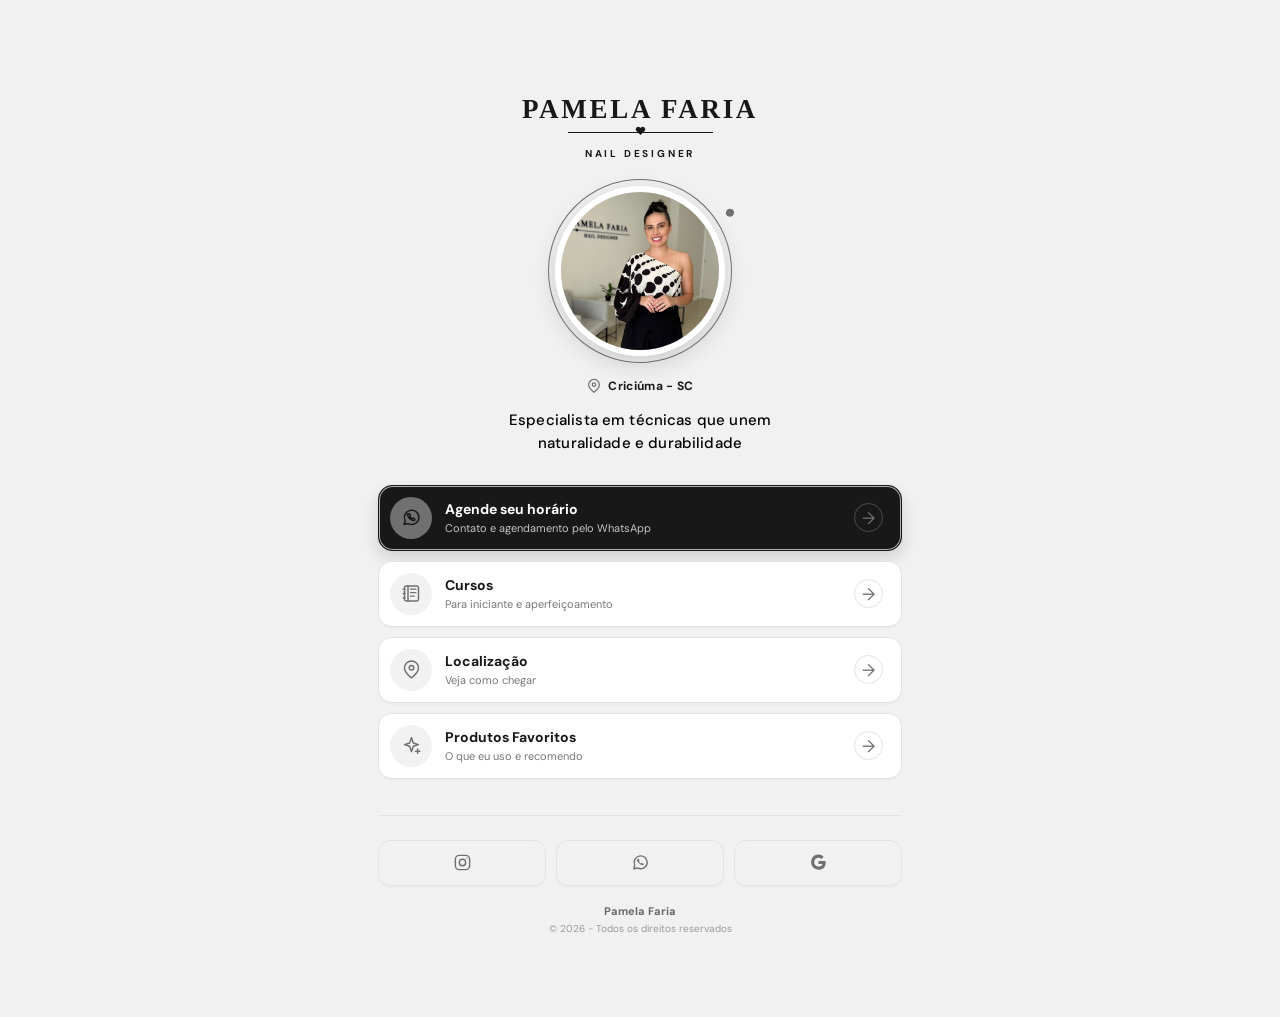
<file: index.html>
<!DOCTYPE html>
<html lang="pt-BR">
<head>
  <!-- Google tag (gtag.js) -->
  <script async src="https://www.googletagmanager.com/gtag/js?id=G-GM85EPX6RP"></script>
  <script>
    window.dataLayer = window.dataLayer || [];
    function gtag(){dataLayer.push(arguments);}
    gtag('js', new Date());

    gtag('config', 'G-GM85EPX6RP');
  </script>
  <meta charset="UTF-8">
  <meta name="viewport" content="width=device-width, initial-scale=1.0">
  <meta name="description" content="Agendamentos, cursos, produtos e localização do studio Pamela Faria Nail Designer.">
  <link rel="icon" type="image/png" sizes="96x96" href="assets/images/favicon_pamela_faria_96x96.png">
  <title>Pamela Faria | Nail Designer</title>
  <link rel="preconnect" href="https://fonts.googleapis.com">
  <link rel="preconnect" href="https://fonts.gstatic.com" crossorigin>
  <link href="https://fonts.googleapis.com/css2?family=DM+Sans:wght@400;500;600;700&family=Playfair+Display:wght@600;700&display=swap" rel="stylesheet">
  <link rel="stylesheet" href="styles.css">
</head>
<body>
  <main class="page-shell">
    <section class="profile-card" aria-label="Perfil Pamela Faria Nail Designer">
      <div class="brand-lockup" aria-label="Pamela Faria Nail Designer">
        <span class="brand-name">PAMELA FARIA</span>
        <span class="brand-rule"><span class="brand-heart"><svg viewBox="0 0 24 24" aria-hidden="true"><path d="M12 20.2 3.8 12a5.1 5.1 0 0 1 7.2-7.2L12 5.8l1-1a5.1 5.1 0 0 1 7.2 7.2L12 20.2Z"></path></svg></span></span>
        <span class="brand-title">NAIL DESIGNER</span>
      </div>

      <div class="profile-photo-wrap">
        <div class="photo-ring"></div>
        <img class="profile-photo" src="assets/images/about.jpg" alt="Pamela Faria, nail designer, no studio">
      </div>

      <div class="profile-copy">
        <p class="location"><svg class="location-icon" viewBox="0 0 24 24" aria-hidden="true"><path d="M20 10.2c0 5.1-8 11.3-8 11.3S4 15.3 4 10.2a8 8 0 1 1 16 0Z"></path><circle cx="12" cy="10" r="2.6"></circle></svg> Criciúma - SC</p>
        <p class="intro">Especialista em técnicas que unem naturalidade e durabilidade</p>
      </div>

      <div class="quick-actions" aria-label="Acessos rápidos">
        <a class="quick-action primary" href="https://wa.me/48999199658?text=Ol%C3%A1%2C%20vim%20pelo%20site%20e%20quero%20agendar." target="_blank" rel="noopener" data-analytics-event="clique_agendar">
          <span class="action-icon" aria-hidden="true"><svg class="icon-svg" viewBox="0 0 24 24"><path d="M20.5 11.7a8.3 8.3 0 0 1-12.3 7.2L3.5 20l1.2-4.5A8.3 8.3 0 1 1 20.5 11.7Z"></path><path d="M8.2 8.2c.2-.5.4-.5.8-.5h.5c.2 0 .4.1.5.4l.7 1.6c.1.2.1.4-.1.6l-.5.6c.6 1.1 1.4 1.8 2.5 2.4l.5-.5c.2-.2.4-.2.7-.1l1.6.7c.3.1.4.3.4.5v.5c0 .4-.1.6-.5.8-1.1.5-2.5-.1-3.8-.9-1.3-.8-2.4-1.9-3.1-3.1-.8-1.2-1.2-2.5-.7-3.5Z" class="icon-fill"></path></svg></span>
          <span><strong>Agende seu horário</strong><small>Contato e agendamento pelo WhatsApp</small></span>
          <span class="arrow" aria-hidden="true">&#8594;</span>
        </a>
        <a class="quick-action" href="cursos/">
          <span class="action-icon outline" aria-hidden="true"><svg class="icon-svg notebook-icon" viewBox="0 0 24 24"><path d="M6 3.5h12a2 2 0 0 1 2 2v13a2 2 0 0 1-2 2H6a2 2 0 0 1-2-2v-13a2 2 0 0 1 2-2Z"></path><path d="M8 3.5v17M11 7h6M11 11h6M11 15h4"></path><path d="M2.5 7h2M2.5 12h2M2.5 17h2"></path></svg></span>
          <span><strong>Cursos</strong><small>Para iniciante e aperfeiçoamento</small></span>
          <span class="arrow" aria-hidden="true">&#8594;</span>
        </a>
        <a class="quick-action" href="localizacao/" data-analytics-event="clique_localizacao">
          <span class="action-icon outline" aria-hidden="true"><svg class="icon-svg" viewBox="0 0 24 24"><path d="M20 10.2c0 5.1-8 11.3-8 11.3S4 15.3 4 10.2a8 8 0 1 1 16 0Z"></path><circle cx="12" cy="10" r="2.6"></circle></svg></span>
          <span><strong>Localização</strong><small>Veja como chegar</small></span>
          <span class="arrow" aria-hidden="true">&#8594;</span>
        </a>
        <a class="quick-action" href="produtos/">
          <span class="action-icon outline" aria-hidden="true"><svg class="icon-svg" viewBox="0 0 24 24"><path d="m12 3 2.1 6.1L20 11l-5.9 1.9L12 19l-2.1-6.1L4 11l5.9-1.9L12 3Z"></path><path d="M19 16v5M16.5 18.5h5"></path></svg></span>
          <span><strong>Produtos Favoritos</strong><small>O que eu uso e recomendo</small></span>
          <span class="arrow" aria-hidden="true">&#8594;</span>
        </a>
      </div>

      <footer class="footer">
        <div class="social-links" aria-label="Redes sociais">
          <a href="https://www.instagram.com/pamelafaria.nails/" target="_blank" rel="noopener" aria-label="Instagram" title="Instagram"><span aria-hidden="true"><svg class="social-icon instagram-icon" viewBox="0 0 24 24"><rect x="3" y="3" width="18" height="18" rx="5"></rect><circle cx="12" cy="12" r="4"></circle><circle cx="17.5" cy="6.5" r=".8" class="icon-fill"></circle></svg></span></a>
          <a href="https://wa.me/48999199658" target="_blank" rel="noopener" aria-label="WhatsApp" title="WhatsApp"><span aria-hidden="true"><svg class="social-icon" viewBox="0 0 24 24"><path d="M20.5 11.7a8.3 8.3 0 0 1-12.3 7.2L3.5 20l1.2-4.5A8.3 8.3 0 1 1 20.5 11.7Z"></path><path d="M8.2 8.2c.2-.5.4-.5.8-.5h.5c.2 0 .4.1.5.4l.7 1.6c.1.2.1.4-.1.6l-.5.6c.6 1.1 1.4 1.8 2.5 2.4l.5-.5c.2-.2.4-.2.7-.1l1.6.7c.3.1.4.3.4.5v.5c0 .4-.1.6-.5.8-1.1.5-2.5-.1-3.8-.9-1.3-.8-2.4-1.9-3.1-3.1-.8-1.2-1.2-2.5-.7-3.5Z" class="icon-fill"></path></svg></span></a>
          <a href="https://maps.app.goo.gl/nqDRT14xHe9MTvy77" target="_blank" rel="noopener" aria-label="Google Meu Negócio" title="Google Meu Negócio"><span aria-hidden="true"><svg class="social-icon google-icon" viewBox="0 0 24 24"><path d="M21 12.2c0-.7-.1-1.4-.2-2H12v3.8h5a4.3 4.3 0 0 1-1.9 2.8v2.4h3.1c1.8-1.7 2.8-4 2.8-7Z"></path><path d="M12 21c2.5 0 4.6-.8 6.2-2.2l-3.1-2.4c-.8.5-1.8.8-3.1.8-2.4 0-4.5-1.6-5.2-3.8H3.6v2.5A9.4 9.4 0 0 0 12 21Z"></path><path d="M6.8 13.4a5.7 5.7 0 0 1 0-3.6V7.3H3.6a9 9 0 0 0 0 8.6l3.2-2.5Z"></path><path d="M12 6c1.4 0 2.7.5 3.7 1.5l2.8-2.8C16.6 3 14.5 2 12 2a9.4 9.4 0 0 0-8.4 5.3l3.2 2.5C7.5 7.6 9.6 6 12 6Z"></path></svg></span></a>
        </div>
        <div class="footer-note">
          <strong>Pamela Faria</strong>
          <span>&copy; 2026 - Todos os direitos reservados</span>
        </div>
      </footer>
    </section>
  </main>
  <script src="script.js"></script>
</body>
</html>
</file>
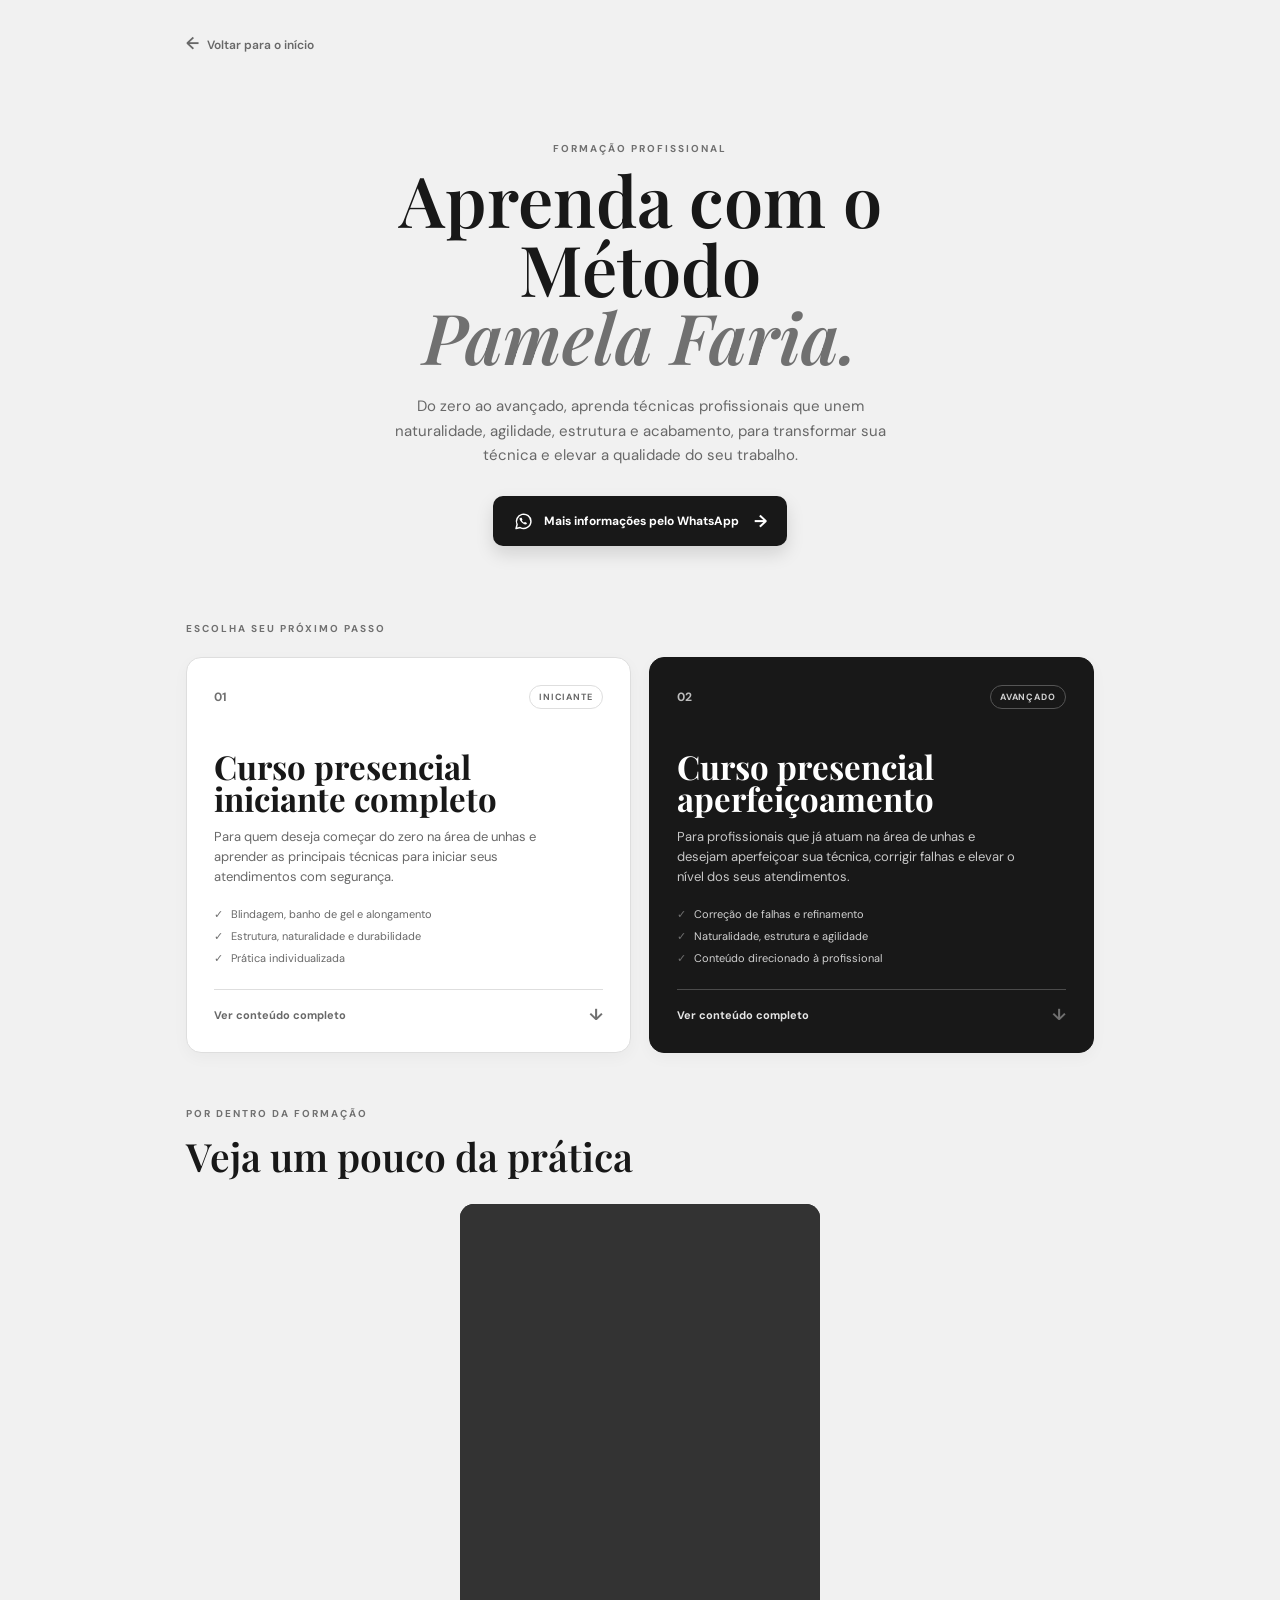
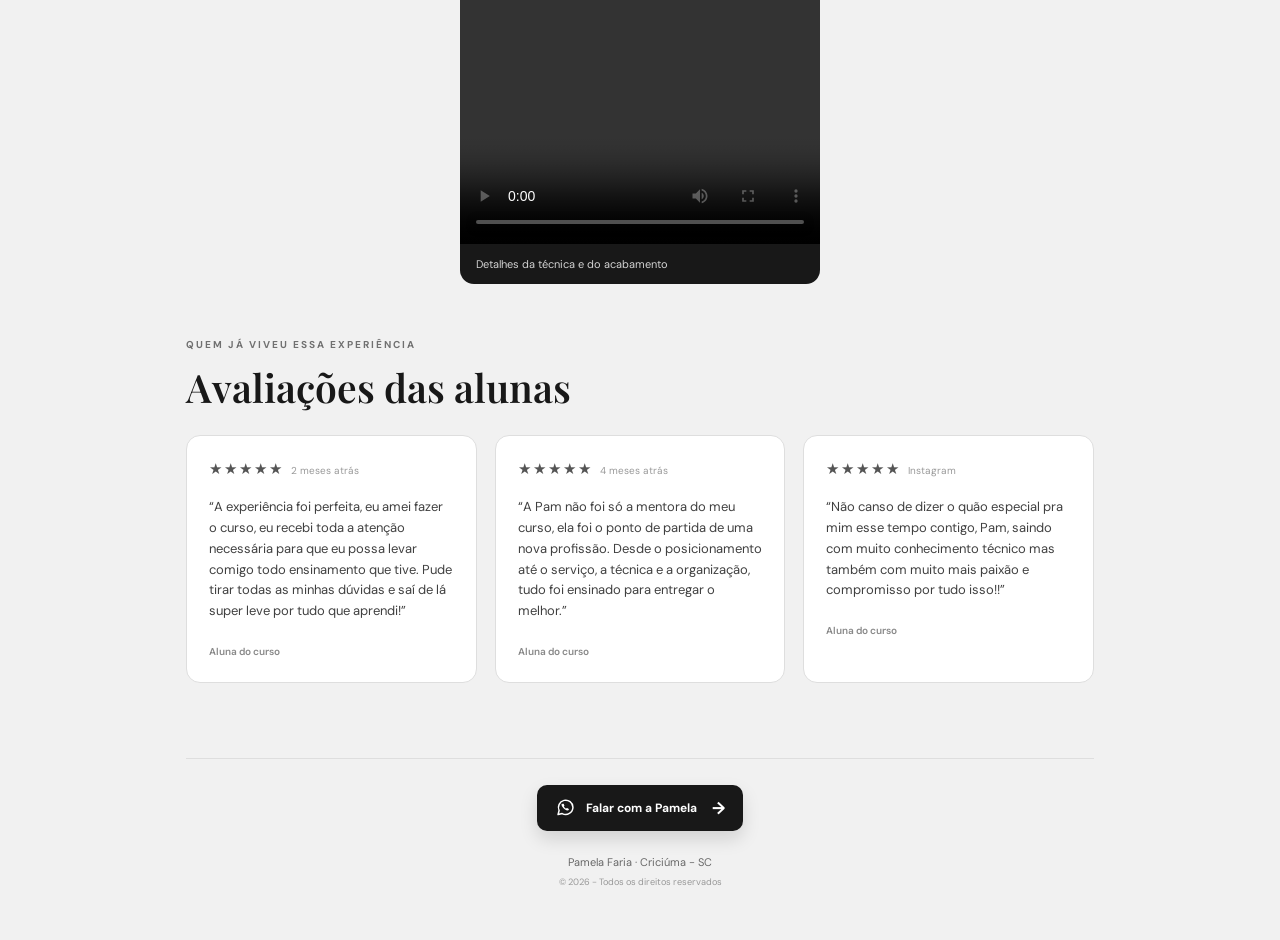
<file: cursos/index.html>
<!DOCTYPE html>
<html lang="pt-BR">
<head>
  <!-- Google tag (gtag.js) -->
  <script async src="https://www.googletagmanager.com/gtag/js?id=G-GM85EPX6RP"></script>
  <script>
    window.dataLayer = window.dataLayer || [];
    function gtag(){dataLayer.push(arguments);}
    gtag('js', new Date());

    gtag('config', 'G-GM85EPX6RP');
  </script>
  <meta charset="UTF-8">
  <meta name="viewport" content="width=device-width, initial-scale=1.0">
  <meta name="description" content="Cursos de nail design da Pamela Faria em Criciúma - SC.">
  <link rel="icon" type="image/png" sizes="96x96" href="../assets/images/favicon_pamela_faria_96x96.png">
  <title>Cursos | Pamela Faria Nail Designer</title>
  <link rel="preconnect" href="https://fonts.googleapis.com">
  <link rel="preconnect" href="https://fonts.gstatic.com" crossorigin>
  <link href="https://fonts.googleapis.com/css2?family=DM+Sans:wght@400;500;600;700&family=Playfair+Display:wght@600;700&display=swap" rel="stylesheet">
  <link rel="stylesheet" href="styles.css">
</head>
<body>
  <main class="courses-page">
    <header class="courses-header">
      <a class="back-link" href="../"><span aria-hidden="true">&#8592;</span> Voltar para o início</a>
    </header>

    <section class="courses-hero">
      <p class="eyebrow">Formação profissional</p>
      <h1>Aprenda com o Método<br><em>Pamela Faria.</em></h1>
      <p class="hero-text">Do zero ao avançado, aprenda técnicas profissionais que unem naturalidade, agilidade, estrutura e acabamento, para transformar sua técnica e elevar a qualidade do seu trabalho.</p>
      <a class="whatsapp-button" href="https://wa.me/48999199658?text=Ol%C3%A1%20Pamela%2C%20quero%20saber%20mais%20sobre%20os%20cursos." target="_blank" rel="noopener">
        <svg class="whatsapp-icon" viewBox="0 0 24 24" aria-hidden="true"><path d="M20.5 11.7a8.3 8.3 0 0 1-12.3 7.2L3.5 20l1.2-4.5A8.3 8.3 0 1 1 20.5 11.7Z"></path><path d="M8.2 8.2c.2-.5.4-.5.8-.5h.5c.2 0 .4.1.5.4l.7 1.6c.1.2.1.4-.1.6l-.5.6c.6 1.1 1.4 1.8 2.5 2.4l.5-.5c.2-.2.4-.2.7-.1l1.6.7c.3.1.4.3.4.5v.5c0 .4-.1.6-.5.8-1.1.5-2.5-.1-3.8-.9-1.3-.8-2.4-1.9-3.1-3.1-.8-1.2-1.2-2.5-.7-3.5Z" class="whatsapp-fill"></path></svg>
        Mais informações pelo WhatsApp <span aria-hidden="true">&#8594;</span>
      </a>
    </section>

    <section class="course-options" aria-labelledby="course-options-title">
      <div class="section-heading">
        <p class="eyebrow">Escolha seu próximo passo</p>
      </div>
      <div class="course-grid">
        <article class="course-card">
          <div class="course-card-top"><span class="course-index">01</span><span class="course-tag">INICIANTE</span></div>
          <h3>Curso presencial<br>iniciante completo</h3>
          <p>Para quem deseja começar do zero na área de unhas e aprender as principais técnicas para iniciar seus atendimentos com segurança.</p>
          <ul>
            <li>Blindagem, banho de gel e alongamento</li>
            <li>Estrutura, naturalidade e durabilidade</li>
            <li>Prática individualizada</li>
          </ul>
          <details class="course-details">
            <summary>Ver conteúdo completo <span>&#8595;</span></summary>
            <div class="course-details-content">
              <h4>Método Pamela Faria</h4>
              <p>Um curso completo e individualizado para quem deseja começar do zero na área de unhas e aprender as principais técnicas para iniciar seus atendimentos com segurança.</p>
              <h4>Carga horária</h4>
              <ul>
                <li>8 horas</li>
              </ul>
              <h4>Sobre o curso</h4>
              <p>O Método Pamela Faria une teoria e prática, com foco em naturalidade, estrutura, agilidade e durabilidade. Você aprenderá desde os fundamentos e a preparação da unha natural até a construção e o acabamento profissional.</p>
              <p>Durante o curso, você aprenderá as técnicas de blindagem, banho de gel e alongamento, sempre com acompanhamento próximo durante toda a prática.</p>
              <h4>Conteúdo programático</h4>
              <ul>
                <li>Anatomia das unhas</li>
                <li>Conhecimento dos equipamentos e suas funções</li>
                <li>Conhecimento das linhas de produtos e suas funções</li>
                <li>Cutilagem</li>
                <li>Preparação correta da unha natural</li>
                <li>Controle e aplicação dos produtos</li>
                <li>Etapas importantes para favorecer a durabilidade</li>
                <li>Curvatura e estrutura correta</li>
                <li>Colocação e estrutura nos formatos quadrado e almond</li>
                <li>Alinhamento e simetria</li>
                <li>Técnica de naturalidade</li>
                <li>Estrutura adequada para cada técnica</li>
                <li>Nivelamento e acabamento</li>
                <li>Acabamento na área da cutícula</li>
                <li>Detalhes que fazem diferença no resultado final</li>
                <li>Produção de fotos e vídeos para redes sociais</li>
                <li>Dicas para captação de clientes</li>
                <li>Orientações para divulgação do trabalho</li>
                <li>Direcionamentos para quem está começando na área</li>
                <li>Dicas para os primeiros atendimentos</li>
              </ul>
              <h4>Suporte pós-curso</h4>
              <p>Acompanhamento para dúvidas e direcionamentos após a realização do curso.</p>
              <h4>O curso inclui</h4>
              <ul>
                <li>Todo material necessário durante o curso</li>
                <li>01 certificado</li>
                <li>01 apostila completa e ilustrada</li>
                <li>01 caixa personalizada com mimos</li>
                <li>01 lista completa de materiais</li>
              </ul>
              <a class="course-whatsapp-button" href="https://wa.me/48999199658?text=Ol%C3%A1%20Pamela%2C%20quero%20mais%20detalhes%20sobre%20o%20Curso%20Presencial%20Iniciante%20Completo%20VIP." target="_blank" rel="noopener">
                <svg class="course-whatsapp-icon" viewBox="0 0 24 24" aria-hidden="true"><path d="M20.5 11.7a8.3 8.3 0 0 1-12.3 7.2L3.5 20l1.2-4.5A8.3 8.3 0 1 1 20.5 11.7Z"></path><path d="M8.2 8.2c.2-.5.4-.5.8-.5h.5c.2 0 .4.1.5.4l.7 1.6c.1.2.1.4-.1.6l-.5.6c.6 1.1 1.4 1.8 2.5 2.4l.5-.5c.2-.2.4-.2.7-.1l1.6.7c.3.1.4.3.4.5v.5c0 .4-.1.6-.5.8-1.1.5-2.5-.1-3.8-.9-1.3-.8-2.4-1.9-3.1-3.1-.8-1.2-1.2-2.5-.7-3.5Z" class="whatsapp-fill"></path></svg>
                Mais detalhes no WhatsApp
              </a>
            </div>
          </details>
        </article>
        <article class="course-card featured">
          <div class="course-card-top"><span class="course-index">02</span><span class="course-tag">AVANÇADO</span></div>
          <h3>Curso presencial<br>aperfeiçoamento</h3>
          <p>Para profissionais que já atuam na área de unhas e desejam aperfeiçoar sua técnica, corrigir falhas e elevar o nível dos seus atendimentos.</p>
          <ul>
            <li>Correção de falhas e refinamento</li>
            <li>Naturalidade, estrutura e agilidade</li>
            <li>Conteúdo direcionado à profissional</li>
          </ul>
          <details class="course-details">
            <summary>Ver conteúdo completo <span>&#8595;</span></summary>
            <div class="course-details-content">
              <h4>Método Pamela Faria</h4>
              <p>Um curso completo e individualizado para profissionais que já atuam na área de unhas e desejam aperfeiçoar sua técnica, corrigir falhas e elevar o nível dos seus atendimentos.</p>
              <h4>Carga horária</h4>
              <ul>
                <li>8 horas</li>
              </ul>
              <h4>Sobre o curso</h4>
              <p>O Método Pamela Faria é direcionado para quem busca mais naturalidade, estrutura, agilidade, acabamento e durabilidade, aprimorando a execução e desenvolvendo mais segurança e precisão na mesa.</p>
              <p>Antes do curso, alinhamos suas principais dificuldades, dúvidas e pontos que você deseja desenvolver. A partir disso, o conteúdo é direcionado para trabalhar exatamente o que você precisa aprimorar.</p>
              <h4>Conteúdo programático</h4>
              <ul>
                <li>Identificação e correção de erros técnicos</li>
                <li>Preparação correta da unha natural</li>
                <li>Aperfeiçoamento da estrutura e curvatura</li>
                <li>Controle e aplicação de produto</li>
                <li>Naturalidade e proporção das unhas</li>
                <li>Alinhamento e simetria</li>
                <li>Acabamento e refinamento da estrutura</li>
                <li>Acabamento na área da cutícula</li>
                <li>Esmaltação com acabamento profissional</li>
                <li>Agilidade na execução</li>
                <li>Organização e otimização da mesa de trabalho</li>
                <li>Dicas para aprimorar o atendimento</li>
              </ul>
              <p>O conteúdo é adaptado de acordo com as necessidades, dificuldades e nível técnico de cada aluna, tornando a experiência totalmente direcionada ao seu desenvolvimento.</p>
              <h4>Suporte pós-curso</h4>
              <p>Acompanhamento para dúvidas e direcionamentos após a realização do curso.</p>
              <h4>O curso inclui</h4>
              <ul>
                <li>Todo material necessário durante o curso</li>
                <li>Certificado de conclusão</li>
                <li>Caixa personalizada com mimos</li>
                <li>Lista completa dos produtos utilizados</li>
              </ul>
              <a class="course-whatsapp-button" href="https://wa.me/48999199658?text=Ol%C3%A1%20Pamela%2C%20quero%20mais%20detalhes%20sobre%20o%20Curso%20Presencial%20Aperfei%C3%A7oamento%20VIP." target="_blank" rel="noopener">
                <svg class="course-whatsapp-icon" viewBox="0 0 24 24" aria-hidden="true"><path d="M20.5 11.7a8.3 8.3 0 0 1-12.3 7.2L3.5 20l1.2-4.5A8.3 8.3 0 1 1 20.5 11.7Z"></path><path d="M8.2 8.2c.2-.5.4-.5.8-.5h.5c.2 0 .4.1.5.4l.7 1.6c.1.2.1.4-.1.6l-.5.6c.6 1.1 1.4 1.8 2.5 2.4l.5-.5c.2-.2.4-.2.7-.1l1.6.7c.3.1.4.3.4.5v.5c0 .4-.1.6-.5.8-1.1.5-2.5-.1-3.8-.9-1.3-.8-2.4-1.9-3.1-3.1-.8-1.2-1.2-2.5-.7-3.5Z" class="whatsapp-fill"></path></svg>
                Mais detalhes no WhatsApp
              </a>
            </div>
          </details>
        </article>
      </div>
    </section>

    <section class="video-section" aria-labelledby="video-title">
      <div class="section-heading">
        <p class="eyebrow">Por dentro da formação</p>
        <h2 id="video-title">Veja um pouco da prática</h2>
      </div>
      <div class="video-grid">
        <figure class="video-card"><video controls preload="metadata" playsinline><source src="../assets/videos/videoCurso01.mp4" type="video/mp4">Seu navegador não suporta vídeos HTML5.</video><figcaption>Detalhes da técnica e do acabamento</figcaption></figure>
      </div>
    </section>

    <section class="reviews-section" aria-labelledby="reviews-title">
      <div class="section-heading"><p class="eyebrow">Quem já viveu essa experiência</p><h2 id="reviews-title">Avaliações das alunas</h2></div>
      <div class="review-grid">
        <article class="review-card"><div class="stars" aria-label="5 estrelas">★★★★★</div><span class="review-date">2 meses atrás</span><p>“A experiência foi perfeita, eu amei fazer o curso, eu recebi toda a atenção necessária para que eu possa levar comigo todo ensinamento que tive. Pude tirar todas as minhas dúvidas e saí de lá super leve por tudo que aprendi!”</p><strong>Aluna do curso</strong></article>
        <article class="review-card"><div class="stars" aria-label="5 estrelas">★★★★★</div><span class="review-date">4 meses atrás</span><p>“A Pam não foi só a mentora do meu curso, ela foi o ponto de partida de uma nova profissão. Desde o posicionamento até o serviço, a técnica e a organização, tudo foi ensinado para entregar o melhor.”</p><strong>Aluna do curso</strong></article>
        <article class="review-card"><div class="stars" aria-label="5 estrelas">★★★★★</div><span class="review-date">Instagram</span><p>“Não canso de dizer o quão especial pra mim esse tempo contigo, Pam, saindo com muito conhecimento técnico mas também com muito mais paixão e compromisso por tudo isso!!”</p><strong>Aluna do curso</strong></article>
      </div>
    </section>

    <footer class="courses-footer">
      <a class="whatsapp-button compact" href="https://wa.me/48999199658?text=Ol%C3%A1%20Pamela%2C%20quero%20receber%20as%20pr%C3%B3ximas%20datas%20dos%20cursos." target="_blank" rel="noopener"><svg class="whatsapp-icon" viewBox="0 0 24 24" aria-hidden="true"><path d="M20.5 11.7a8.3 8.3 0 0 1-12.3 7.2L3.5 20l1.2-4.5A8.3 8.3 0 1 1 20.5 11.7Z"></path><path d="M8.2 8.2c.2-.5.4-.5.8-.5h.5c.2 0 .4.1.5.4l.7 1.6c.1.2.1.4-.1.6l-.5.6c.6 1.1 1.4 1.8 2.5 2.4l.5-.5c.2-.2.4-.2.7-.1l1.6.7c.3.1.4.3.4.5v.5c0 .4-.1.6-.5.8-1.1.5-2.5-.1-3.8-.9-1.3-.8-2.4-1.9-3.1-3.1-.8-1.2-1.2-2.5-.7-3.5Z" class="whatsapp-fill"></path></svg> Falar com a Pamela <span aria-hidden="true">&#8594;</span></a>
      <p>Pamela Faria · Criciúma - SC<br><small>&copy; 2026 - Todos os direitos reservados</small></p>
    </footer>
  </main>
  <script src="../script.js"></script>
</body>
</html>
</file>
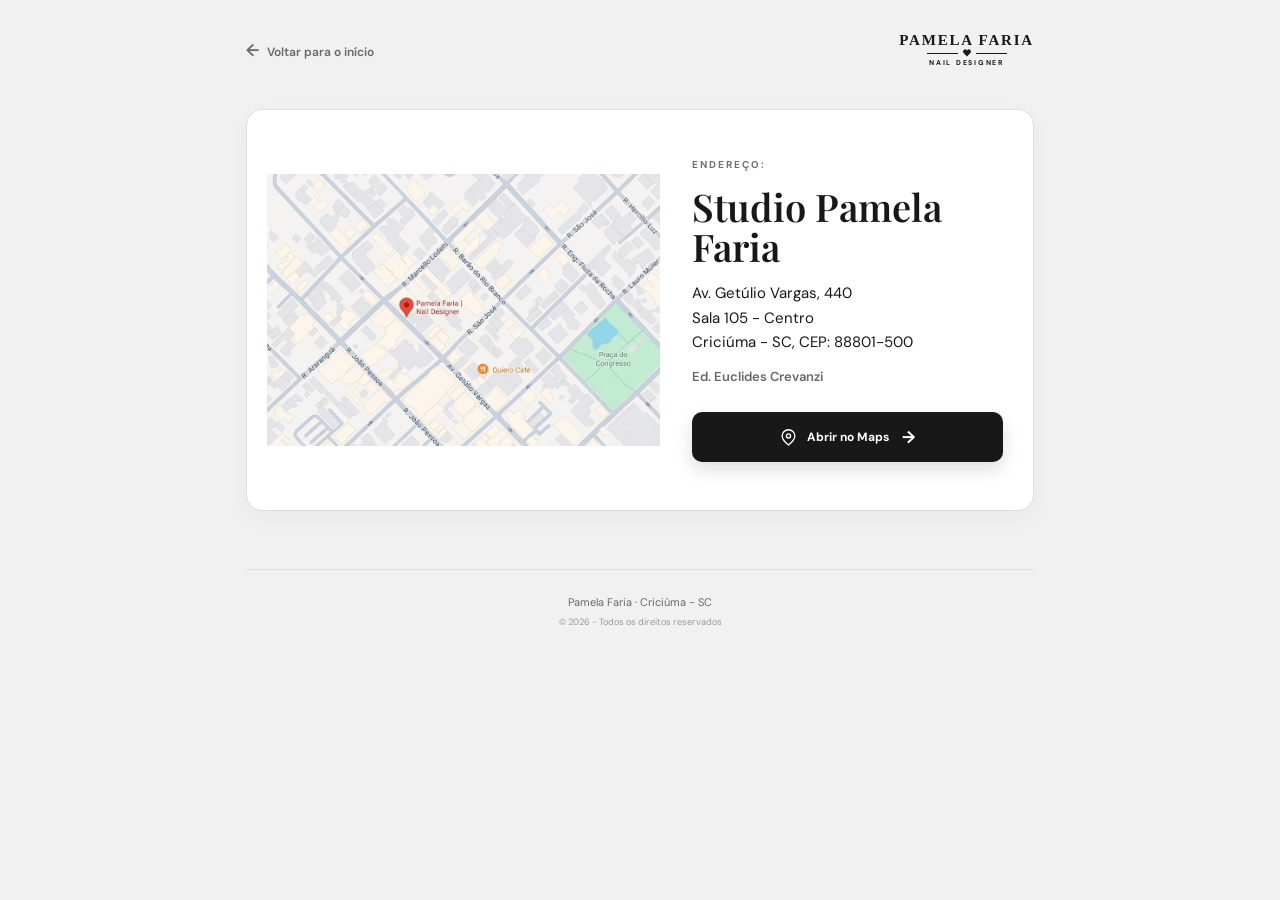
<file: localizacao/index.html>
<!DOCTYPE html>
<html lang="pt-BR">
<head>
  <!-- Google tag (gtag.js) -->
  <script async src="https://www.googletagmanager.com/gtag/js?id=G-GM85EPX6RP"></script>
  <script>
    window.dataLayer = window.dataLayer || [];
    function gtag(){dataLayer.push(arguments);}

    gtag('js', new Date());

    gtag('config', 'G-GM85EPX6RP');
  </script>
  <meta charset="UTF-8">
  <meta name="viewport" content="width=device-width, initial-scale=1.0">
  <meta name="description" content="Localização do studio Pamela Faria Nail Designer em Criciúma - SC.">
  <link rel="icon" type="image/png" sizes="96x96" href="../assets/images/favicon_pamela_faria_96x96.png">
  <title>Localização | Pamela Faria Nail Designer</title>
  <link rel="preconnect" href="https://fonts.googleapis.com">
  <link rel="preconnect" href="https://fonts.gstatic.com" crossorigin>
  <link href="https://fonts.googleapis.com/css2?family=DM+Sans:wght@400;500;600;700&family=Playfair+Display:wght@600;700&display=swap" rel="stylesheet">
  <link rel="stylesheet" href="styles.css">
</head>
<body>
  <main class="location-page">
    <header class="location-header">
      <a class="back-link" href="../"><span aria-hidden="true">&#8592;</span> Voltar para o início</a>
      <div class="mini-brand" aria-label="Pamela Faria Nail Designer">
        <strong>PAMELA FARIA</strong>
        <span class="mini-rule"><i aria-hidden="true"><svg viewBox="0 0 24 24"><path d="M12 20.2 3.8 12a5.1 5.1 0 0 1 7.2-7.2L12 5.8l1-1a5.1 5.1 0 0 1 7.2 7.2L12 20.2Z"></path></svg></i></span>
        <small>NAIL DESIGNER</small>
      </div>
    </header>

    <section class="address-card" aria-labelledby="address-title">
      <img class="map-image" src="../assets/images/mapa.png" alt="Mapa com a localização do studio Pamela Faria">
      <div class="address-content">
        <p class="eyebrow">Endereço:</p>
        <h2 id="address-title">Studio Pamela Faria</h2>
        <p class="address">Av. Getúlio Vargas, 440<br>Sala 105 - Centro<br>Criciúma - SC, CEP: 88801-500</p>
        <p class="building">Ed. Euclides Crevanzi</p>
        <a class="maps-button" href="https://www.google.com/maps/dir/?api=1&amp;destination=-28.6745514%2C-49.3720954&amp;travelmode=driving" target="_blank" rel="noopener" data-analytics-event="clique_localizacao_maps">
          <svg class="maps-icon" viewBox="0 0 24 24" aria-hidden="true"><path d="M20 10.2c0 5.1-8 11.3-8 11.3S4 15.3 4 10.2a8 8 0 1 1 16 0Z"></path><circle cx="12" cy="10" r="2.6"></circle></svg>
          Abrir no Maps <span aria-hidden="true">&#8594;</span>
        </a>
      </div>
    </section>

    <footer class="location-footer">
      <p>Pamela Faria · Criciúma - SC<br><small>&copy; 2026 - Todos os direitos reservados</small></p>
    </footer>
  </main>
  <script src="../script.js"></script>
</body>
</html>
</file>
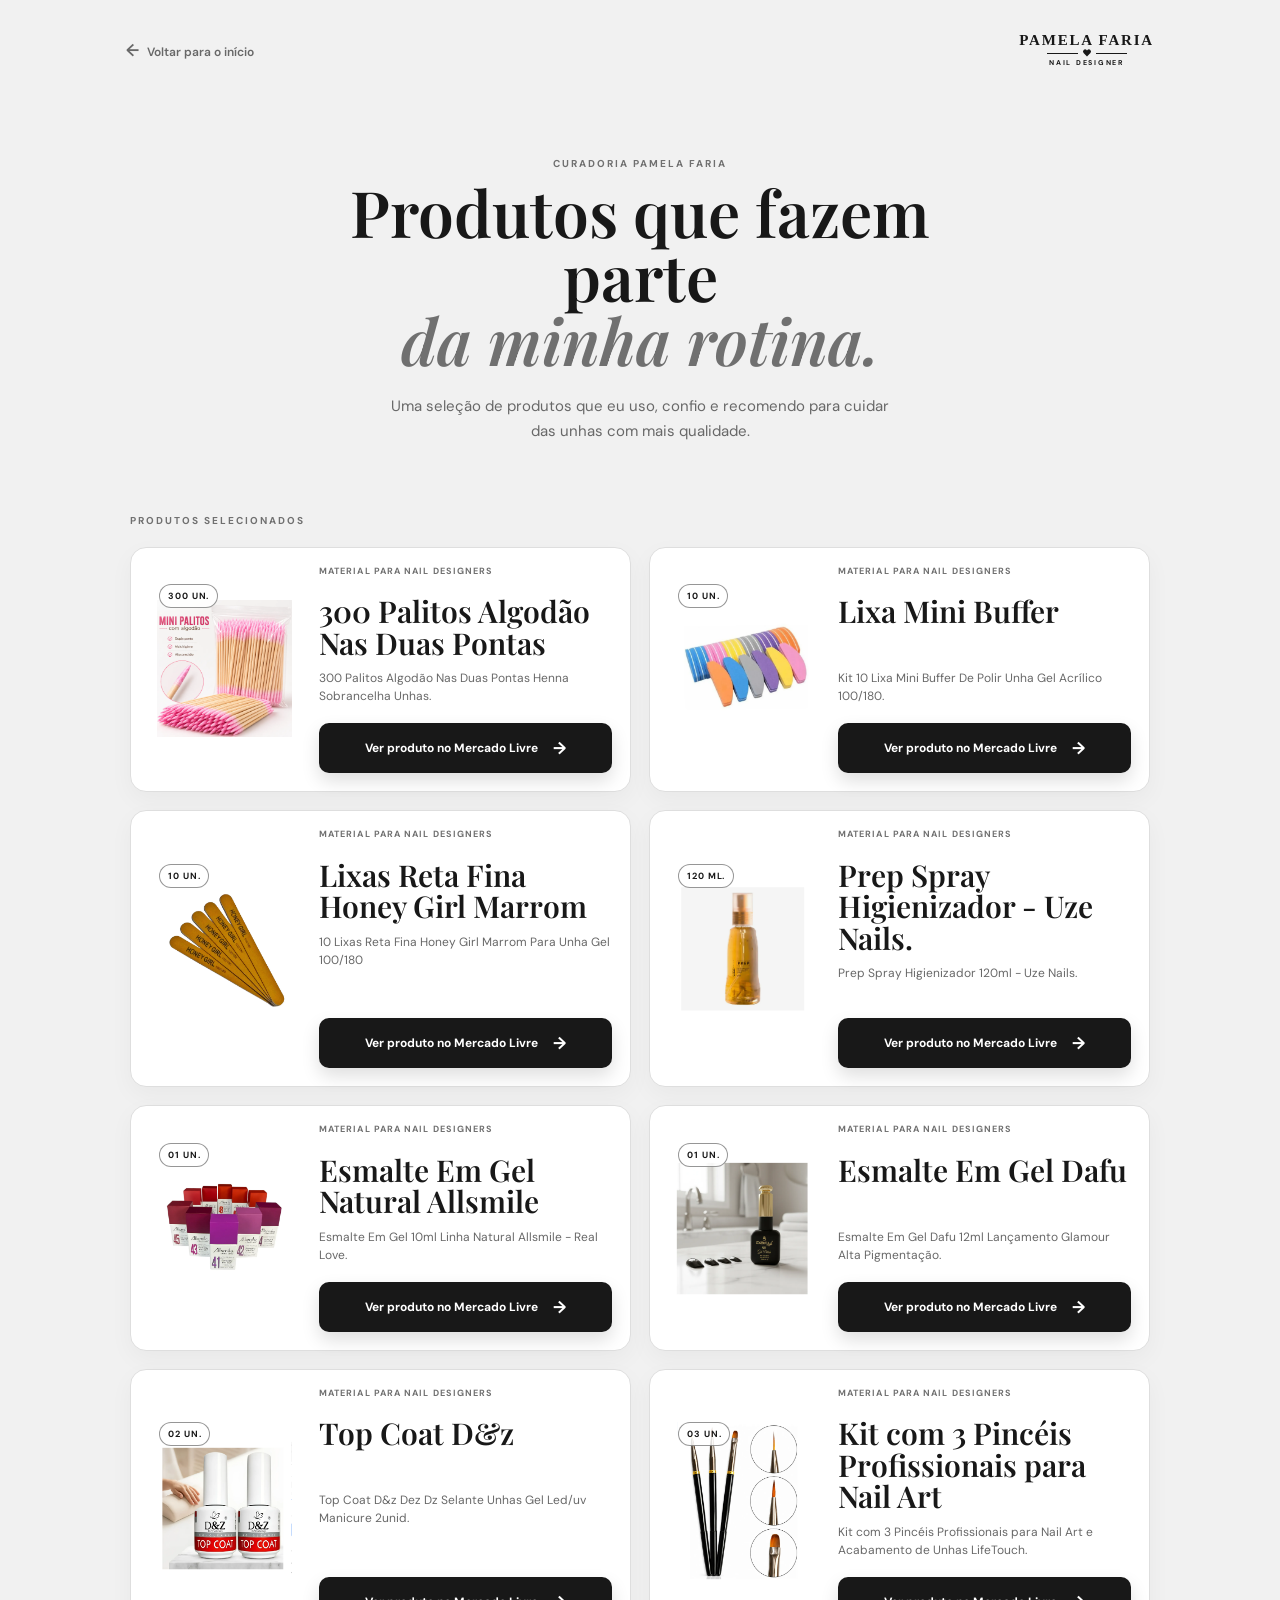
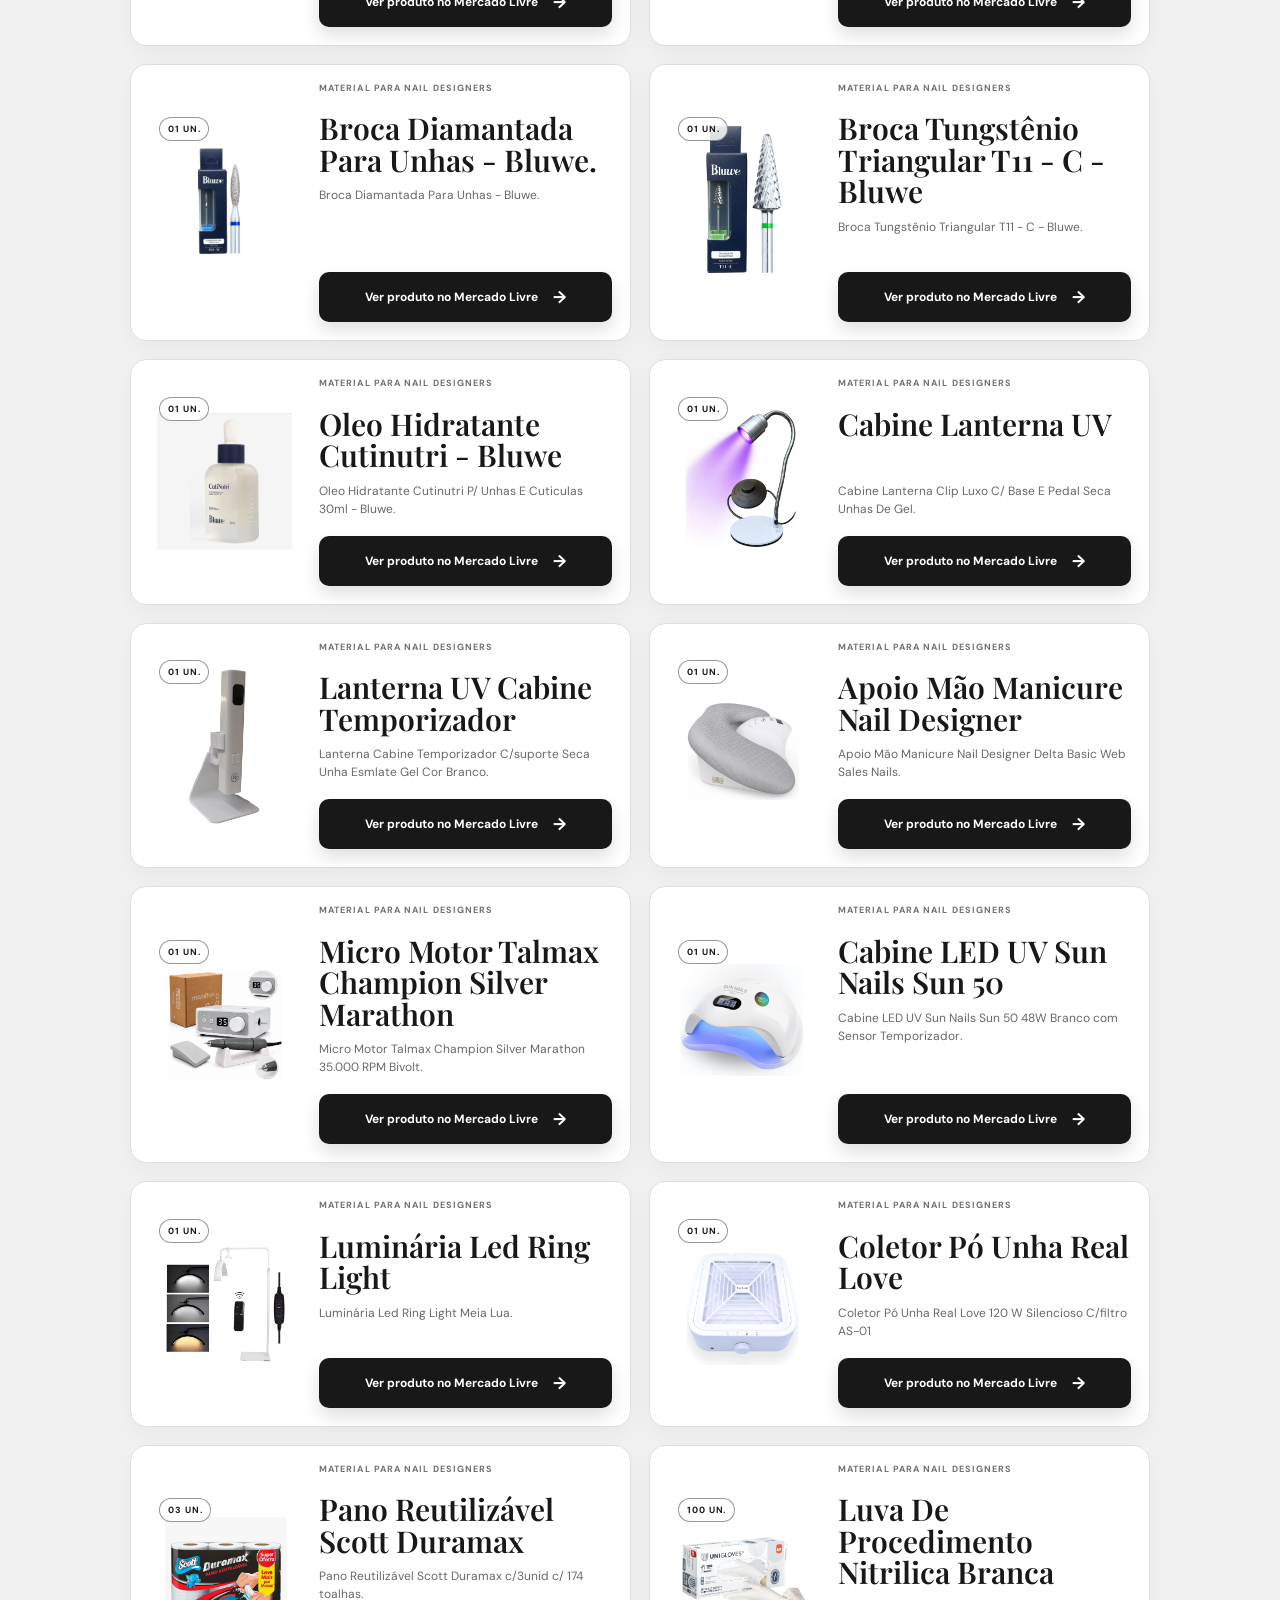
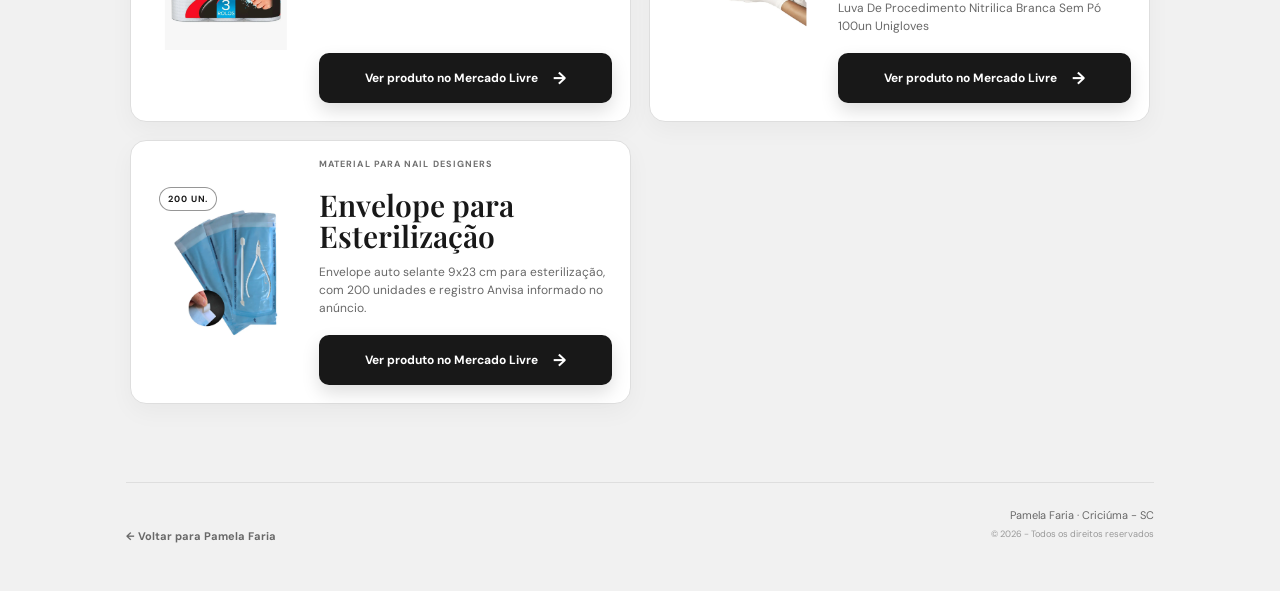
<file: produtos/index.html>
<!DOCTYPE html>
<html lang="pt-BR">
<head>
  <!-- Google tag (gtag.js) -->
  <script async src="https://www.googletagmanager.com/gtag/js?id=G-GM85EPX6RP"></script>
  <script>
    window.dataLayer = window.dataLayer || [];
    function gtag(){dataLayer.push(arguments);}
    gtag('js', new Date());

    gtag('config', 'G-GM85EPX6RP');
  </script>
  <meta charset="UTF-8">
  <meta name="viewport" content="width=device-width, initial-scale=1.0">
  <meta name="description" content="Produtos favoritos e recomendações da Pamela Faria Nail Designer.">
  <link rel="icon" type="image/png" sizes="96x96" href="../assets/images/favicon_pamela_faria_96x96.png">
  <title>Produtos favoritos | Pamela Faria</title>
  <link rel="preconnect" href="https://fonts.googleapis.com">
  <link rel="preconnect" href="https://fonts.gstatic.com" crossorigin>
  <link href="https://fonts.googleapis.com/css2?family=DM+Sans:wght@400;500;600;700&family=Playfair+Display:wght@600;700&display=swap" rel="stylesheet">
  <link rel="stylesheet" href="styles.css">
</head>
<body>
  <main class="products-page">
    <header class="products-header">
      <a class="back-link" href="../"><span aria-hidden="true">&#8592;</span> Voltar para o início</a>
      <div class="mini-brand" aria-label="Pamela Faria Nail Designer">
        <strong>PAMELA FARIA</strong>
        <span class="mini-rule"><i aria-hidden="true"><svg viewBox="0 0 24 24"><path d="M12 20.2 3.8 12a5.1 5.1 0 0 1 7.2-7.2L12 5.8l1-1a5.1 5.1 0 0 1 7.2 7.2L12 20.2Z"></path></svg></i></span>
        <small>NAIL DESIGNER</small>
      </div>
    </header>

    <section class="products-hero">
      <p class="eyebrow">Curadoria Pamela Faria</p>
      <h1>Produtos que fazem parte<br><em>da minha rotina.</em></h1>
      <p>Uma seleção de produtos que eu uso, confio e recomendo para cuidar das unhas com mais qualidade.</p>
    </section>

    <section class="product-section" aria-labelledby="products-title">
      <p class="eyebrow">Produtos selecionados</p>
      <article class="product-card">
        <div class="product-visual"><img src="../assets/images/palito.png" alt="300 Palitos Algodão Nas Duas Pontas"><span class="product-count">300 un.</span></div>
        <div class="product-info">
          <span class="product-label">Material para nail designers</span>
          <h2 id="product-title">300 Palitos Algodão Nas Duas Pontas</h2>
          <p>300 Palitos Algodão Nas Duas Pontas Henna Sobrancelha Unhas.</p>
          <a class="whatsapp-button product-link" href="https://meli.la/1aY7Vwt" target="_blank" rel="noopener">Ver produto no Mercado Livre <span aria-hidden="true">&#8594;</span></a>
        </div>
      </article>



    <article class="product-card">
        <div class="product-visual"><img src="../assets/images/lixa.png" alt="Lixa Mini Buffer"><span class="product-count">10 un.</span></div>
        <div class="product-info">
          <span class="product-label">Material para nail designers</span>
          <h2 id="products-title">Lixa Mini Buffer</h2>
          <p>Kit 10 Lixa Mini Buffer De Polir Unha Gel Acrílico 100/180.</p>
          <a class="whatsapp-button product-link" href="https://meli.la/27N1t1z" target="_blank" rel="noopener">Ver produto no Mercado Livre <span aria-hidden="true">&#8594;</span></a>
        </div>
      </article>
        <article class="product-card">
        <div class="product-visual"><img src="../assets/images/lixa02.png" alt="Lixas Reta Fina Honey Girl Marrom "><span class="product-count">10 un.</span></div>
        <div class="product-info">
          <span class="product-label">Material para nail designers</span>
          <h2 id="products-title">Lixas Reta Fina Honey Girl Marrom</h2>
          <p>10 Lixas Reta Fina Honey Girl Marrom Para Unha Gel 100/180</p>
          <a class="whatsapp-button product-link" href="https://meli.la/2x6vf95" target="_blank" rel="noopener">Ver produto no Mercado Livre <span aria-hidden="true">&#8594;</span></a>
        </div>
      </article>


        <article class="product-card">
        <div class="product-visual"><img src="../assets/images/prep.png" alt="Prep Spray Higienizador "><span class="product-count">120 ml.</span></div>
        <div class="product-info">
          <span class="product-label">Material para nail designers</span>
          <h2 id="products-title">Prep Spray Higienizador - Uze Nails.</h2>
          <p>Prep Spray Higienizador 120ml - Uze Nails.</p>
          <a class="whatsapp-button product-link" href="https://meli.la/2kPaebT" target="_blank" rel="noopener">Ver produto no Mercado Livre <span aria-hidden="true">&#8594;</span></a>
        </div>
      </article>


<article class="product-card">
        <div class="product-visual"><img src="../assets/images/esmalte.png" alt="Apoio Mão Manicure Nail Designer "><span class="product-count">01 UN.</span></div>
        <div class="product-info">
          <span class="product-label">Material para nail designers</span>
          <h2 id="products-title">Esmalte Em Gel Natural Allsmile</h2>
          <p>Esmalte Em Gel 10ml Linha Natural Allsmile - Real Love.</p>
          <a class="whatsapp-button product-link" href="https://meli.la/2uG3hUN" target="_blank" rel="noopener">Ver produto no Mercado Livre <span aria-hidden="true">&#8594;</span></a>
        </div>
      </article>


            <article class="product-card">
        <div class="product-visual"><img src="../assets/images/esmalte02.png" alt="Esmalte Em Gel Dafu "><span class="product-count">01 UN.</span></div>
        <div class="product-info">
          <span class="product-label">Material para nail designers</span>
          <h2 id="products-title">Esmalte Em Gel Dafu</h2>
          <p>Esmalte Em Gel Dafu 12ml Lançamento Glamour Alta Pigmentação.</p>
          <a class="whatsapp-button product-link" href="https://meli.la/2yeMigU" target="_blank" rel="noopener">Ver produto no Mercado Livre <span aria-hidden="true">&#8594;</span></a>
        </div>
      </article>

            <article class="product-card">
        <div class="product-visual"><img src="../assets/images/topcoat.png" alt="Top Coat D&z "><span class="product-count">02 UN.</span></div>
        <div class="product-info">
          <span class="product-label">Material para nail designers</span>
          <h2 id="products-title">Top Coat D&z</h2>
          <p>Top Coat D&z Dez Dz Selante Unhas Gel Led/uv Manicure 2unid.</p>
          <a class="whatsapp-button product-link" href="https://meli.la/1RfoDMW" target="_blank" rel="noopener">Ver produto no Mercado Livre <span aria-hidden="true">&#8594;</span></a>
        </div>
      </article>


      <article class="product-card">
        <div class="product-visual"><img src="../assets/images/pincel.png" alt="Kit com 3 Pincéis Profissionais para Nail Art"><span class="product-count">03 un.</span></div>
        <div class="product-info">
          <span class="product-label">Material para nail designers</span>
          <h2 id="products-title">Kit com 3 Pincéis Profissionais para Nail Art</h2>
          <p>Kit com 3 Pincéis Profissionais para Nail Art e Acabamento de Unhas LifeTouch.</p>
          <a class="whatsapp-button product-link" href="https://meli.la/1ZzKVrF" target="_blank" rel="noopener">Ver produto no Mercado Livre <span aria-hidden="true">&#8594;</span></a>
        </div>
      </article>

                  <article class="product-card">
        <div class="product-visual"><img src="../assets/images/broca.png" alt="Broca Diamantada Para Unhas - Bluwe."><span class="product-count">01 un.</span></div>
        <div class="product-info">
          <span class="product-label">Material para nail designers</span>
          <h2 id="products-title">Broca Diamantada Para Unhas - Bluwe.</h2>
          <p>Broca Diamantada Para Unhas - Bluwe.</p>
          <a class="whatsapp-button product-link" href="https://meli.la/1zx9a48" target="_blank" rel="noopener">Ver produto no Mercado Livre <span aria-hidden="true">&#8594;</span></a>
        </div>
      </article>

                  <article class="product-card">
        <div class="product-visual"><img src="../assets/images/broca02.png" alt="Broca Tungstênio Triangular T11 - C - Bluwe."><span class="product-count">01 un.</span></div>
        <div class="product-info">
          <span class="product-label">Material para nail designers</span>
          <h2 id="products-title">Broca Tungstênio Triangular T11 - C - Bluwe</h2>
          <p>Broca Tungstênio Triangular T11 - C - Bluwe.</p>
          <a class="whatsapp-button product-link" href="https://meli.la/1CBZPjc" target="_blank" rel="noopener">Ver produto no Mercado Livre <span aria-hidden="true">&#8594;</span></a>
        </div>
      </article>




                  <article class="product-card">
        <div class="product-visual"><img src="../assets/images/oleo.png" alt="Oleo Hidratante Cutinutri - Bluwe"><span class="product-count">01 un.</span></div>
        <div class="product-info">
          <span class="product-label">Material para nail designers</span>
          <h2 id="products-title">Oleo Hidratante Cutinutri - Bluwe</h2>
          <p>Oleo Hidratante Cutinutri P/ Unhas E Cuticulas 30ml - Bluwe.</p>
          <a class="whatsapp-button product-link" href="https://meli.la/2Jxwmcx" target="_blank" rel="noopener">Ver produto no Mercado Livre <span aria-hidden="true">&#8594;</span></a>
        </div>
      </article>



      


        <article class="product-card">
        <div class="product-visual"><img src="../assets/images/luminaria-uv.png" alt="Cabine Lanterna UV "><span class="product-count">01 UN.</span></div>
        <div class="product-info">
          <span class="product-label">Material para nail designers</span>
          <h2 id="products-title">Cabine Lanterna UV</h2>
          <p>Cabine Lanterna Clip Luxo C/ Base E Pedal Seca Unhas De Gel.</p>
          <a class="whatsapp-button product-link" href="https://meli.la/18XpTKg" target="_blank" rel="noopener">Ver produto no Mercado Livre <span aria-hidden="true">&#8594;</span></a>
        </div>
      </article>


      <article class="product-card">
        <div class="product-visual"><img src="../assets/images/lanterna-uv.png" alt="Lanterna UV Cabine Temporizador "><span class="product-count">01 UN.</span></div>
        <div class="product-info">
          <span class="product-label">Material para nail designers</span>
          <h2 id="products-title">Lanterna UV Cabine Temporizador</h2>
          <p>Lanterna Cabine Temporizador C/suporte Seca Unha Esmlate Gel Cor Branco.</p>
          <a class="whatsapp-button product-link" href="https://meli.la/1r6xLVD" target="_blank" rel="noopener">Ver produto no Mercado Livre <span aria-hidden="true">&#8594;</span></a>
        </div>
      </article>



      <article class="product-card">
        <div class="product-visual"><img src="../assets/images/apoio.png" alt="Apoio Mão Manicure Nail Designer "><span class="product-count">01 UN.</span></div>
        <div class="product-info">
          <span class="product-label">Material para nail designers</span>
          <h2 id="products-title">Apoio Mão Manicure Nail Designer</h2>
          <p>Apoio Mão Manicure Nail Designer Delta Basic Web Sales Nails.</p>
          <a class="whatsapp-button product-link" href="https://meli.la/2hwZ562" target="_blank" rel="noopener">Ver produto no Mercado Livre <span aria-hidden="true">&#8594;</span></a>
        </div>
      </article>

      
            <article class="product-card">
        <div class="product-visual"><img src="../assets/images/motor.png" alt="Micro Motor Talmax Champion Silver Marathon "><span class="product-count">01 UN.</span></div>
        <div class="product-info">
          <span class="product-label">Material para nail designers</span>
          <h2 id="products-title">Micro Motor Talmax Champion Silver Marathon</h2>
          <p>Micro Motor Talmax Champion Silver Marathon 35.000 RPM Bivolt.</p>
          <a class="whatsapp-button product-link" href="https://meli.la/2za8eta" target="_blank" rel="noopener">Ver produto no Mercado Livre <span aria-hidden="true">&#8594;</span></a>
        </div>
      </article>

       <article class="product-card">
        <div class="product-visual"><img src="../assets/images/cabine.png" alt="Cabine LED UV Sun Nails Sun 50 "><span class="product-count">01 UN.</span></div>
        <div class="product-info">
          <span class="product-label">Material para nail designers</span>
          <h2 id="products-title">Cabine LED UV Sun Nails Sun 50</h2>
          <p>Cabine LED UV Sun Nails Sun 50 48W Branco com Sensor Temporizador.</p>
          <a class="whatsapp-button product-link" href="https://meli.la/2boDp1Q" target="_blank" rel="noopener">Ver produto no Mercado Livre <span aria-hidden="true">&#8594;</span></a>
        </div>
      </article>


             <article class="product-card">
        <div class="product-visual"><img src="../assets/images/luminaria.png" alt="Luminária Led Ring Light "><span class="product-count">01 UN.</span></div>
        <div class="product-info">
          <span class="product-label">Material para nail designers</span>
          <h2 id="products-title">Luminária Led Ring Light</h2>
          <p>Luminária Led Ring Light Meia Lua.</p>
          <a class="whatsapp-button product-link" href="https://meli.la/1brNHXG" target="_blank" rel="noopener">Ver produto no Mercado Livre <span aria-hidden="true">&#8594;</span></a>
        </div>
      </article>


    <article class="product-card">
        <div class="product-visual"><img src="../assets/images/coletor.png" alt="Coletor Pó Unha Real Love "><span class="product-count">01 UN.</span></div>
        <div class="product-info">
          <span class="product-label">Material para nail designers</span>
          <h2 id="products-title">Coletor Pó Unha Real Love</h2>
          <p>Coletor Pó Unha Real Love 120 W Silencioso C/filtro AS-01</p>
          <a class="whatsapp-button product-link" href="https://meli.la/1Tpo9Dj" target="_blank" rel="noopener">Ver produto no Mercado Livre <span aria-hidden="true">&#8594;</span></a>
        </div>
      </article>

      <article class="product-card">
        <div class="product-visual"><img src="../assets/images/scott.png" alt="Pano Reutilizável Scott Duramax "><span class="product-count">03 UN.</span></div>
        <div class="product-info">
          <span class="product-label">Material para nail designers</span>
          <h2 id="products-title">Pano Reutilizável Scott Duramax</h2>
          <p>Pano Reutilizável Scott Duramax c/3unid c/ 174 toalhas.</p>
          <a class="whatsapp-button product-link" href="https://meli.la/2bConT4" target="_blank" rel="noopener">Ver produto no Mercado Livre <span aria-hidden="true">&#8594;</span></a>
        </div>
      </article>


          <article class="product-card">
        <div class="product-visual"><img src="../assets/images/luva.png" alt="Coletor Pó Unha Real Love "><span class="product-count">100 UN.</span></div>
        <div class="product-info">
          <span class="product-label">Material para nail designers</span>
          <h2 id="products-title">Luva De Procedimento Nitrilica Branca</h2>
          <p>Luva De Procedimento Nitrilica Branca Sem Pó 100un Unigloves</p>
          <a class="whatsapp-button product-link" href="https://meli.la/1g8bGUp" target="_blank" rel="noopener">Ver produto no Mercado Livre <span aria-hidden="true">&#8594;</span></a>
        </div>
      </article>

            <article class="product-card">
        <div class="product-visual"><img src="../assets/images/envelope.png" alt="Envelope para esterilização auto selante"><span class="product-count">200 un.</span></div>
        <div class="product-info">
          <span class="product-label">Material para nail designers</span>
          <h2 id="products-title">Envelope para Esterilização</h2>
          <p>Envelope auto selante 9x23 cm para esterilização, com 200 unidades e registro Anvisa informado no anúncio.</p>
          <a class="whatsapp-button product-link" href="https://meli.la/1pt6i7C" target="_blank" rel="noopener">Ver produto no Mercado Livre <span aria-hidden="true">&#8594;</span></a>
        </div>
      </article>



      



      






     
      
      
     



    
      

      

     



      

      



      


    </section>







    <footer class="products-footer">
      <a href="../">&#8592; Voltar para Pamela Faria</a>
      <p>Pamela Faria · Criciúma - SC<br><small>&copy; 2026 - Todos os direitos reservados</small></p>
    </footer>
  </main>
  <script src="../script.js"></script>
</body>
</html>
</file>
<file: styles.css>
:root {
  --ink: #181818;
  --soft-ink: #686868;
  --paper: #f6f6f6;
  --white: #ffffff;
  --line: #e2e2e2;
  --accent: #707070;
  --accent-light: #ededed;
  --shadow: 0 22px 70px rgba(0, 0, 0, 0.09);
}

* { box-sizing: border-box; }

html { scroll-behavior: smooth; }

body {
  margin: 0;
  min-width: 320px;
  color: var(--ink);
  background: #f1f1f1;
  font-family: "DM Sans", sans-serif;
  -webkit-font-smoothing: antialiased;
}

a { color: inherit; text-decoration: none; }
button { font: inherit; }

.page-shell {
  display: flex;
  justify-content: center;
  min-height: 100vh;
  padding: 54px 18px;
}

.profile-card {
  position: relative;
  width: min(100%, 620px);
  padding: 40px 48px 28px;
  overflow: hidden;
  border: 0;
  background: transparent;
  box-shadow: none;
}

.brand-lockup {
  display: flex;
  flex-direction: column;
  align-items: center;
  gap: 7px;
  margin-bottom: 26px;
  animation: fade-up .7s ease both;
}

.brand-name {
  font-family: Georgia, serif;
  font-size: clamp(21px, 5vw, 27px);
  font-weight: 700;
  letter-spacing: .1em;
}

.brand-rule { position: relative; width: 145px; height: 8px; border-top: 1px solid var(--ink); }
.brand-heart { position: absolute; top: -10px; left: 50%; display: grid; width: 25px; height: 16px; place-items: center; padding: 0 7px; transform: translateX(-50%); color: var(--ink); background: transparent; }
.brand-heart svg { width: 12px; height: 12px; fill: currentColor; }
.brand-title { font-size: 10px; font-weight: 700; letter-spacing: .28em; }

.profile-photo-wrap { position: relative; width: 170px; height: 170px; margin: 0 auto 22px; animation: fade-up .7s .08s ease both; }
.photo-ring { position: absolute; inset: -7px; border: 1px solid var(--accent); border-radius: 50%; transform: rotate(17deg); }
.photo-ring::after { content: ""; position: absolute; width: 8px; height: 8px; right: 18px; top: 5px; border-radius: 50%; background: var(--accent); }
.profile-photo { width: 100%; height: 100%; display: block; border: 6px solid var(--white); border-radius: 50%; object-fit: cover; object-position: 59% 25%; box-shadow: 0 8px 25px rgba(24,24,24,.16); }

.profile-copy { max-width: 430px; margin: 0 auto; text-align: center; animation: fade-up .7s .16s ease both; }
.eyebrow { margin: 0 0 7px; color: var(--accent); font-size: 10px; font-weight: 700; letter-spacing: .2em; text-transform: uppercase; }
.location { display: inline-flex; align-items: center; gap: 6px; margin: 0 0 15px; color: var(--ink); font-size: 12px; font-weight: 700; letter-spacing: .03em; }
.location-icon { width: 16px; height: 16px; fill: none; stroke: var(--accent); stroke-linecap: round; stroke-linejoin: round; stroke-width: 1.8; }
h1 { margin: 0; font-family: "Playfair Display", Georgia, serif; font-size: clamp(31px, 7vw, 42px); line-height: 1.08; font-weight: 600; }
.intro { max-width: 345px; margin: 0 auto 29px; color: #000; font-family: "DM Sans", sans-serif; font-size: 15px; font-weight: 500; letter-spacing: .01em; line-height: 1.55; }

.quick-actions { display: grid; gap: 10px; animation: fade-up .7s .24s ease both; }
.quick-action { position: relative; display: grid; grid-template-columns: 42px 1fr auto; align-items: center; gap: 13px; min-height: 66px; padding: 10px 18px 10px 11px; overflow: hidden; border: 1px solid var(--line); border-radius: 14px; background: var(--white); box-shadow: 0 2px 0 rgba(0, 0, 0, .02); transition: transform .25s ease, border-color .25s ease, box-shadow .25s ease; }
.quick-action::after { content: ""; position: absolute; inset: 0; pointer-events: none; border-radius: inherit; box-shadow: inset 0 0 0 1px rgba(255, 255, 255, .65); }
.quick-action:hover { border-color: #a6a6a6; box-shadow: 0 10px 24px rgba(0, 0, 0, .09); transform: translateY(-3px); }
.quick-action.primary { color: var(--white); border-color: var(--ink); background: var(--ink); box-shadow: 0 7px 16px rgba(0, 0, 0, .14); }
.quick-action.primary:hover { border-color: #555555; box-shadow: 0 13px 26px rgba(0, 0, 0, .2); }
.action-icon { display: grid; width: 42px; height: 42px; place-items: center; border-radius: 50%; color: var(--ink); background: var(--accent-light); font-size: 20px; }
.icon-svg { width: 21px; height: 21px; fill: none; stroke: currentColor; stroke-linecap: round; stroke-linejoin: round; stroke-width: 1.7; }
.action-icon .icon-svg { width: 21px; height: 21px; }
.primary .action-icon { color: var(--ink); background: var(--accent); }
.action-icon.outline { color: var(--accent); background: #f2f2f2; }
.quick-action strong, .quick-action small { display: block; }
.quick-action strong { font-size: 14px; font-weight: 700; }
.quick-action small { margin-top: 3px; color: #777777; font-size: 11px; }
.primary small { color: #c5c5c5; }
.arrow { display: grid; width: 29px; height: 29px; place-items: center; border: 1px solid var(--line); border-radius: 50%; color: var(--accent); font-size: 17px; transition: transform .2s ease, background .2s ease, border-color .2s ease; }
.primary .arrow { border-color: #4d4d4d; }
.quick-action:hover .arrow { border-color: var(--accent); background: var(--accent-light); }
.quick-action:hover .arrow { transform: translateX(4px); }

.footer { display: grid; gap: 18px; margin-top: 36px; padding-top: 24px; border-top: 1px solid var(--line); animation: fade-up .7s .32s ease both; }
.social-links { display: grid; grid-template-columns: repeat(3, 1fr); gap: 10px; }
.social-links a { display: grid; width: 100%; min-height: 46px; place-items: center; border: 1px solid var(--line); border-radius: 12px; color: var(--soft-ink); box-shadow: 0 2px 0 rgba(0, 0, 0, .02); transition: color .2s ease, border-color .2s ease, background .2s ease, transform .2s ease, box-shadow .2s ease; }
.social-links a span { color: var(--accent); line-height: 1; }
.social-icon { display: block; width: 19px; height: 19px; fill: none; stroke: currentColor; stroke-linecap: round; stroke-linejoin: round; stroke-width: 1.8; }
.social-icon .icon-fill { fill: currentColor; stroke: none; }
.google-icon { fill: currentColor; stroke: none; }
.social-links a:hover { color: var(--ink); border-color: var(--accent); background: #f3f3f3; box-shadow: 0 7px 16px rgba(0, 0, 0, .07); transform: translateY(-2px); }
.footer-note { display: grid; gap: 4px; color: #999999; font-size: 10px; text-align: center; }
.footer-note strong { color: var(--soft-ink); font-size: 11px; font-weight: 700; }

@keyframes fade-up { from { opacity: 0; transform: translateY(12px); } to { opacity: 1; transform: translateY(0); } }

@media (max-width: 560px) {
  .page-shell { padding: 18px 10px; }
  .profile-card { padding: 30px 20px 22px; }
  .footer { margin-top: 30px; }
}

@media (prefers-reduced-motion: reduce) {
  *, *::before, *::after { scroll-behavior: auto !important; animation-duration: .01ms !important; transition-duration: .01ms !important; }
}
</file>
<file: cursos/styles.css>
:root { --ink: #181818; --muted: #686868; --paper: #f1f1f1; --white: #fff; --line: #dedede; --gray: #707070; }
* { box-sizing: border-box; }
html { scroll-behavior: smooth; }
body { margin: 0; min-width: 320px; color: var(--ink); background: var(--paper); font-family: "DM Sans", sans-serif; -webkit-font-smoothing: antialiased; }
a { color: inherit; text-decoration: none; }
.courses-page { width: min(100%, 980px); margin: auto; padding: 32px 36px 50px; }
.courses-header { display: flex; align-items: center; justify-content: space-between; }
.back-link { color: var(--muted); font-size: 12px; font-weight: 600; transition: color .2s ease; }.back-link:hover { color: var(--ink); }.back-link span { margin-right: 5px; font-size: 17px; }
.mini-brand { display: grid; gap: 4px; justify-items: center; }.mini-brand strong { font-family: Georgia, serif; font-size: 15px; letter-spacing: .12em; }.mini-brand small { font-size: 7px; font-weight: 700; letter-spacing: .25em; }.mini-rule { position: relative; width: 80px; border-top: 1px solid var(--ink); }.mini-rule i { position: absolute; top: -8px; left: 50%; display: grid; width: 18px; height: 14px; place-items: center; padding: 0 3px; transform: translateX(-50%); color: var(--ink); font-size: 9px; font-style: normal; background: var(--paper); }.mini-rule svg { width: 10px; height: 10px; fill: currentColor; }
.courses-hero { max-width: 690px; margin: 88px auto 76px; text-align: center; }.eyebrow { margin: 0 0 10px; color: var(--gray); font-size: 10px; font-weight: 700; letter-spacing: .2em; text-transform: uppercase; }.courses-hero h1 { margin: 0; font-family: "Playfair Display", Georgia, serif; font-size: clamp(39px, 7vw, 70px); font-weight: 600; line-height: .98; }.courses-hero h1 em { color: var(--gray); font-weight: 600; }.hero-text { max-width: 520px; margin: 23px auto 28px; color: var(--muted); font-size: 15px; line-height: 1.65; }
.whatsapp-button { display: inline-flex; align-items: center; gap: 10px; padding: 14px 20px; border-radius: 10px; color: var(--white); background: var(--ink); font-size: 12px; font-weight: 700; box-shadow: 0 8px 18px rgba(0,0,0,.13); transition: transform .2s ease, box-shadow .2s ease; }.whatsapp-button:hover { transform: translateY(-2px); box-shadow: 0 12px 24px rgba(0,0,0,.18); }.whatsapp-icon { width: 21px; height: 21px; flex: 0 0 auto; fill: none; stroke: currentColor; stroke-linecap: round; stroke-linejoin: round; stroke-width: 1.7; }.whatsapp-fill { fill: currentColor; stroke: none; }.whatsapp-button > span:last-child { margin-left: 5px; font-size: 17px; }
.section-heading { margin-bottom: 22px; }.section-heading h2 { margin: 0; font-family: "Playfair Display", Georgia, serif; font-size: clamp(28px, 4vw, 39px); font-weight: 600; }.course-options, .video-section, .reviews-section { margin-top: 54px; }.course-grid, .video-grid, .review-grid { display: grid; grid-template-columns: repeat(2, 1fr); gap: 18px; }.course-card { min-height: 365px; padding: 27px; border: 1px solid var(--line); border-radius: 15px; background: var(--white); box-shadow: 0 5px 16px rgba(0,0,0,.035); }.course-card.featured { color: var(--white); border-color: var(--ink); background: var(--ink); }.course-card-top { display: flex; align-items: center; justify-content: space-between; }.course-index { color: var(--gray); font-size: 12px; font-weight: 700; }.featured .course-index { color: #bdbdbd; }.course-tag { padding: 5px 9px; border: 1px solid var(--line); border-radius: 20px; color: var(--muted); font-size: 9px; font-weight: 700; letter-spacing: .1em; text-transform: uppercase; }.featured .course-tag { border-color: #555; color: #d0d0d0; }.course-card h3 { margin: 41px 0 12px; font-family: "Playfair Display", Georgia, serif; font-size: 33px; line-height: .98; }.course-card p { max-width: 350px; margin: 0; color: var(--muted); font-size: 13px; line-height: 1.55; }.featured p { color: #c7c7c7; }.course-card ul { display: grid; gap: 8px; margin: 20px 0 24px; padding: 0; color: var(--muted); font-size: 11px; list-style: none; }.course-card li::before { content: "✓"; margin-right: 8px; color: var(--gray); }.featured ul { color: #d0d0d0; }.course-link { display: inline-flex; gap: 8px; align-items: center; border-bottom: 1px solid currentColor; font-size: 11px; font-weight: 700; }.course-link span { font-size: 17px; }
.course-whatsapp-icon { width: 16px; height: 16px; fill: none; stroke: currentColor; stroke-linecap: round; stroke-linejoin: round; stroke-width: 1.7; }.course-whatsapp-icon .whatsapp-fill { fill: currentColor; stroke: none; }
.course-whatsapp-button { display: inline-flex; align-items: center; gap: 7px; margin-top: 8px; padding: 9px 12px; border: 1px solid var(--ink); border-radius: 8px; color: var(--ink); font-size: 10px; font-weight: 700; transition: transform .2s ease, background .2s ease, color .2s ease; }.course-whatsapp-button:hover { transform: translateY(-1px); color: var(--white); background: var(--ink); }.featured .course-whatsapp-button { border-color: #777; color: var(--white); }.featured .course-whatsapp-button:hover { border-color: var(--white); color: var(--ink); background: var(--white); }
.video-grid { grid-template-columns: 1fr; }.video-card { width: min(100%, 360px); margin: 0 auto; overflow: hidden; border-radius: 14px; background: var(--ink); }.video-card video { display: block; width: 100%; aspect-ratio: 9 / 16; object-fit: contain; background: transparent; }.video-card figcaption { padding: 13px 16px; color: #d3d3d3; font-size: 11px; }
.review-grid { grid-template-columns: repeat(3, 1fr); }.review-card { position: relative; min-height: 230px; padding: 22px; border: 1px solid var(--line); border-radius: 14px; background: var(--white); }.stars { display: inline-block; color: #555; font-size: 15px; letter-spacing: 2px; }.review-date { margin-left: 7px; color: #999; font-size: 10px; }.review-card p { margin: 18px 0 17px; color: #404040; font-size: 13px; line-height: 1.6; }.review-card strong { color: #888; font-size: 10px; font-weight: 600; }.review-top { display: flex; align-items: center; gap: 7px; font-size: 11px; }.review-avatar { display: grid; width: 25px; height: 25px; place-items: center; border-radius: 50%; color: var(--white); background: #333; font-family: Georgia, serif; font-size: 16px; }.review-avatar svg { width: 14px; height: 14px; fill: currentColor; }.review-top .review-date { margin-left: auto; }.heart { color: #555; font-size: 17px; }.heart svg { width: 16px; height: 16px; fill: currentColor; }
.courses-footer { display: grid; justify-items: center; gap: 22px; margin-top: 75px; padding-top: 26px; border-top: 1px solid var(--line); text-align: center; }.compact { padding: 12px 18px; }.courses-footer p { margin: 0; color: var(--muted); font-size: 11px; line-height: 1.7; }.courses-footer small { color: #999; }
.course-details { margin-top: 21px; padding-top: 14px; border-top: 1px solid var(--line); }
.featured .course-details { border-color: #4b4b4b; }
.course-details summary { display: flex; align-items: center; justify-content: space-between; cursor: pointer; color: var(--muted); font-size: 11px; font-weight: 700; list-style: none; }
.course-details summary::-webkit-details-marker { display: none; }
.course-details summary span { color: var(--gray); font-size: 16px; transition: transform .2s ease; }
.course-details[open] summary span { transform: rotate(180deg); }
.course-details-content { padding-top: 17px; }
.course-details-content h4 { margin: 15px 0 5px; color: var(--ink); font-size: 11px; }
.course-details-content h4:first-child { margin-top: 0; }
.course-details-content p { margin: 0; font-size: 11px; line-height: 1.55; }
.course-details-content ul { margin: 9px 0 0; font-size: 11px; }
.featured .course-details summary, .featured .course-details-content h4 { color: #e6e6e6; }
.featured .course-details-content p, .featured .course-details-content ul { color: #c7c7c7; }
@media (max-width: 650px) { .courses-page { padding: 22px 18px 38px; }.courses-header { align-items: flex-start; }.mini-brand { transform: scale(.82); transform-origin: right top; }.courses-hero { margin: 65px auto 55px; }.courses-hero h1 { font-size: clamp(37px, 12vw, 52px); }.hero-text { font-size: 14px; }.whatsapp-button { justify-content: center; max-width: 100%; text-align: center; }.course-grid, .video-grid, .review-grid { grid-template-columns: 1fr; }.course-card { min-height: auto; padding: 24px; }.course-card h3 { margin-top: 31px; }.review-card { min-height: auto; }.courses-footer { margin-top: 55px; } }
</file>
<file: localizacao/styles.css>
.address-card { margin-top: 42px; }
@media (max-width: 650px) { .address-card { margin-top: 30px; } }
.map-image { object-fit: contain !important; object-position: center; background: transparent; }
:root { --ink: #181818; --muted: #686868; --paper: #f1f1f1; --white: #fff; --line: #dedede; --gray: #707070; }
* { box-sizing: border-box; }
html { scroll-behavior: smooth; }
body { margin: 0; min-width: 320px; color: var(--ink); background: var(--paper); font-family: "DM Sans", sans-serif; -webkit-font-smoothing: antialiased; }
a { color: inherit; text-decoration: none; }
.location-page { width: min(100%, 860px); margin: auto; padding: 32px 36px 48px; }
.location-header { display: flex; align-items: center; justify-content: space-between; }.back-link { color: var(--muted); font-size: 12px; font-weight: 600; transition: color .2s ease; }.back-link:hover { color: var(--ink); }.back-link span { margin-right: 5px; font-size: 17px; }.mini-brand { display: grid; gap: 4px; justify-items: center; }.mini-brand strong { font-family: Georgia, serif; font-size: 15px; letter-spacing: .12em; }.mini-brand small { font-size: 7px; font-weight: 700; letter-spacing: .25em; }.mini-rule { position: relative; width: 80px; border-top: 1px solid var(--ink); }.mini-rule i { position: absolute; top: -8px; left: 50%; display: grid; width: 18px; height: 14px; place-items: center; padding: 0 3px; transform: translateX(-50%); color: var(--ink); background: var(--paper); }.mini-rule svg { width: 10px; height: 10px; fill: currentColor; }
.location-hero { max-width: 600px; margin: 82px auto 54px; text-align: center; }.eyebrow { margin: 0 0 10px; color: var(--gray); font-size: 10px; font-weight: 700; letter-spacing: .2em; text-transform: uppercase; }.location-hero h1 { margin: 0; font-family: "Playfair Display", Georgia, serif; font-size: clamp(42px, 8vw, 70px); font-weight: 600; line-height: .98; }.location-hero h1 em { color: var(--gray); font-weight: 600; }.hero-text { margin: 22px auto 0; color: var(--muted); font-size: 15px; line-height: 1.6; }
.address-card { display: grid; grid-template-columns: minmax(0, 1.1fr) minmax(260px, .9fr); gap: 32px; align-items: center; padding: 20px; border: 1px solid var(--line); border-radius: 16px; background: var(--white); box-shadow: 0 8px 25px rgba(0,0,0,.04); }.map-image { display: block; width: 100%; height: 360px; border-radius: 11px; object-fit: cover; }.address-content { padding: 12px 10px 12px 0; }.address-content h2 { margin: 16px 0 14px; font-family: "Playfair Display", Georgia, serif; font-size: clamp(27px, 4vw, 38px); font-weight: 600; line-height: 1.05; }.address { margin: 0; color: var(--ink); font-size: 15px; line-height: 1.65; }.building { margin: 13px 0 27px; color: var(--muted); font-size: 13px; font-weight: 600; }.maps-button { display: inline-flex; align-items: center; justify-content: center; gap: 9px; width: 100%; padding: 14px 18px; border-radius: 10px; color: var(--white); background: var(--ink); font-size: 12px; font-weight: 700; box-shadow: 0 8px 18px rgba(0,0,0,.13); transition: transform .2s ease, box-shadow .2s ease; }.maps-button:hover { transform: translateY(-2px); box-shadow: 0 12px 24px rgba(0,0,0,.18); }.maps-button span { margin-left: 4px; font-size: 17px; }.maps-icon { width: 19px; height: 19px; fill: none; stroke: currentColor; stroke-linecap: round; stroke-linejoin: round; stroke-width: 1.7; }
.location-footer { margin-top: 58px; padding-top: 23px; border-top: 1px solid var(--line); text-align: center; }.location-footer p { margin: 0; color: var(--muted); font-size: 11px; line-height: 1.7; }.location-footer small { color: #999; }
@media (max-width: 650px) { .location-page { padding: 22px 18px 38px; }.location-header { align-items: flex-start; }.mini-brand { transform: scale(.82); transform-origin: right top; }.location-hero { margin: 65px auto 45px; }.location-hero h1 { font-size: clamp(40px, 12vw, 54px); }.hero-text { font-size: 14px; }.address-card { grid-template-columns: 1fr; gap: 24px; padding: 14px; }.map-image { height: 230px; }.address-content { padding: 0 6px 6px; }.address-content h2 { margin-top: 13px; font-size: 30px; }.address { font-size: 14px; }.building { margin-bottom: 22px; }.location-footer { margin-top: 46px; } }
</file>
<file: produtos/styles.css>
.product-info .whatsapp-button { width: 100%; margin-top: auto; justify-content: center; }
@media (max-width: 650px) { .product-card { position: relative; grid-template-rows: 120px minmax(0, 1fr); padding-bottom: 58px; }.product-info { height: 100%; min-height: 0; padding-bottom: 48px; }.product-info .whatsapp-button { position: absolute; right: 10px; bottom: 10px; left: 10px; width: auto; margin: 0; } }
:root { --ink: #181818; --muted: #686868; --paper: #f1f1f1; --white: #fff; --line: #dedede; --gray: #707070; }
* { box-sizing: border-box; }
html { scroll-behavior: smooth; }
body { margin: 0; min-width: 320px; color: var(--ink); background: var(--paper); font-family: "DM Sans", sans-serif; -webkit-font-smoothing: antialiased; }
a { color: inherit; text-decoration: none; }
.products-page { width: min(100%, 1100px); margin: auto; padding: 32px 36px 48px; }
.products-header { display: flex; align-items: center; justify-content: space-between; }.back-link { color: var(--muted); font-size: 12px; font-weight: 600; }.back-link span { margin-right: 5px; font-size: 17px; }.mini-brand { display: grid; gap: 4px; justify-items: center; }.mini-brand strong { font-family: Georgia, serif; font-size: 15px; letter-spacing: .12em; }.mini-brand small { font-size: 7px; font-weight: 700; letter-spacing: .25em; }.mini-rule { position: relative; width: 80px; border-top: 1px solid var(--ink); }.mini-rule i { position: absolute; top: -8px; left: 50%; display: grid; width: 18px; height: 14px; place-items: center; padding: 0 3px; transform: translateX(-50%); color: var(--ink); background: var(--paper); }.mini-rule svg { width: 10px; height: 10px; fill: currentColor; }
.eyebrow { margin: 0 0 10px; color: var(--gray); font-size: 10px; font-weight: 700; letter-spacing: .2em; text-transform: uppercase; }.products-hero { max-width: 650px; margin: 90px auto 70px; text-align: center; }.products-hero h1 { margin: 0; font-family: "Playfair Display", Georgia, serif; font-size: clamp(38px, 7vw, 64px); line-height: 1; font-weight: 600; }.products-hero h1 em { color: var(--gray); font-weight: 600; }.products-hero > p:last-child { max-width: 500px; margin: 22px auto 0; color: var(--muted); font-size: 15px; line-height: 1.65; }
.product-section { display: grid; grid-template-columns: repeat(2, minmax(0, 1fr)); gap: 18px; max-width: 1020px; margin: 0 auto; }.product-section > .eyebrow { grid-column: 1 / -1; margin-bottom: 2px; }.product-card { display: grid; grid-template-columns: 150px minmax(0, 1fr); gap: 20px; align-items: center; min-height: 226px; padding: 18px; border: 1px solid var(--line); border-radius: 16px; background: var(--white); box-shadow: 0 8px 25px rgba(0,0,0,.04); }.product-visual { position: relative; display: grid; width: 150px; height: 190px; min-height: 190px; place-items: center; overflow: hidden; border-radius: 11px; background: transparent; }.product-visual img { display: block; width: 90%; height: 90%; object-fit: contain; object-position: center; }.product-count { position: absolute; top: 10px; left: 10px; padding: 5px 8px; border: 1px solid rgba(24,24,24,.45); border-radius: 20px; color: var(--ink); background: rgba(255,255,255,.82); font-size: 9px; font-weight: 700; letter-spacing: .1em; text-transform: uppercase; }.product-info { display: flex; min-width: 0; height: 100%; flex-direction: column; justify-content: center; }.product-label { min-height: 2.4em; color: var(--gray); font-size: 9px; font-weight: 700; letter-spacing: .12em; line-height: 1.2; text-transform: uppercase; }.product-info h2, .how-it-works h2 { min-height: 2.1em; margin: 9px 0 10px; font-family: "Playfair Display", Georgia, serif; font-size: clamp(22px, 3vw, 30px); font-weight: 600; line-height: 1.05; }.product-info p { min-height: 3em; margin: 0 0 18px; color: var(--muted); font-size: 12px; line-height: 1.5; }.whatsapp-button { display: inline-flex; align-items: center; gap: 10px; padding: 14px 20px; border-radius: 10px; color: var(--white); background: var(--ink); font-size: 12px; font-weight: 700; box-shadow: 0 8px 18px rgba(0,0,0,.13); transition: transform .2s ease, box-shadow .2s ease; }.whatsapp-button:hover { transform: translateY(-2px); box-shadow: 0 12px 24px rgba(0,0,0,.18); }.whatsapp-button span { margin-left: 5px; font-size: 17px; }
.how-it-works { margin-top: 78px; }.how-it-works h2 { margin-bottom: 25px; }.steps { display: grid; grid-template-columns: repeat(3, 1fr); gap: 18px; }.steps article { padding: 22px; border-top: 1px solid var(--ink); }.steps span { color: var(--gray); font-size: 11px; font-weight: 700; }.steps h3 { margin: 27px 0 8px; font-family: "Playfair Display", Georgia, serif; font-size: 24px; }.steps p { margin: 0; color: var(--muted); font-size: 12px; line-height: 1.55; }
.products-footer { display: flex; align-items: flex-end; justify-content: space-between; margin-top: 78px; padding-top: 23px; border-top: 1px solid var(--line); }.products-footer > a { color: var(--muted); font-size: 11px; font-weight: 700; }.products-footer p { margin: 0; color: var(--muted); font-size: 11px; line-height: 1.7; text-align: right; }.products-footer small { color: #999; }
@media (max-width: 650px) { .products-page { padding: 22px 18px 38px; }.products-header { align-items: flex-start; }.mini-brand { transform: scale(.82); transform-origin: right top; }.products-hero { margin: 65px auto 50px; }.products-hero h1 { font-size: clamp(36px, 11vw, 51px); }.products-hero > p:last-child { font-size: 14px; }.product-section { grid-template-columns: repeat(2, minmax(0, 1fr)); gap: 12px; }.product-card { grid-template-columns: 1fr; gap: 12px; min-height: 0; padding: 10px; border-radius: 12px; }.product-visual { width: 100%; height: 120px; min-height: 120px; border-radius: 8px; }.product-count { top: 7px; left: 7px; padding: 4px 6px; font-size: 8px; }.product-info { height: auto; }.product-label { min-height: 2.4em; font-size: 8px; letter-spacing: .08em; }.product-info h2 { min-height: 2.1em; margin: 7px 0 8px; font-size: 18px; line-height: 1.05; }.product-info p { min-height: 4.2em; margin-bottom: 12px; font-size: 11px; line-height: 1.4; }.whatsapp-button { justify-content: center; width: 100%; max-width: 100%; padding: 10px 7px; gap: 6px; border-radius: 8px; font-size: 10px; text-align: center; }.whatsapp-button span { margin-left: 1px; font-size: 14px; }.steps { grid-template-columns: 1fr; gap: 3px; }.steps article { padding: 20px 0; }.steps h3 { margin-top: 14px; }.products-footer { display: grid; gap: 22px; justify-items: center; }.products-footer p { text-align: center; } }
</file>
